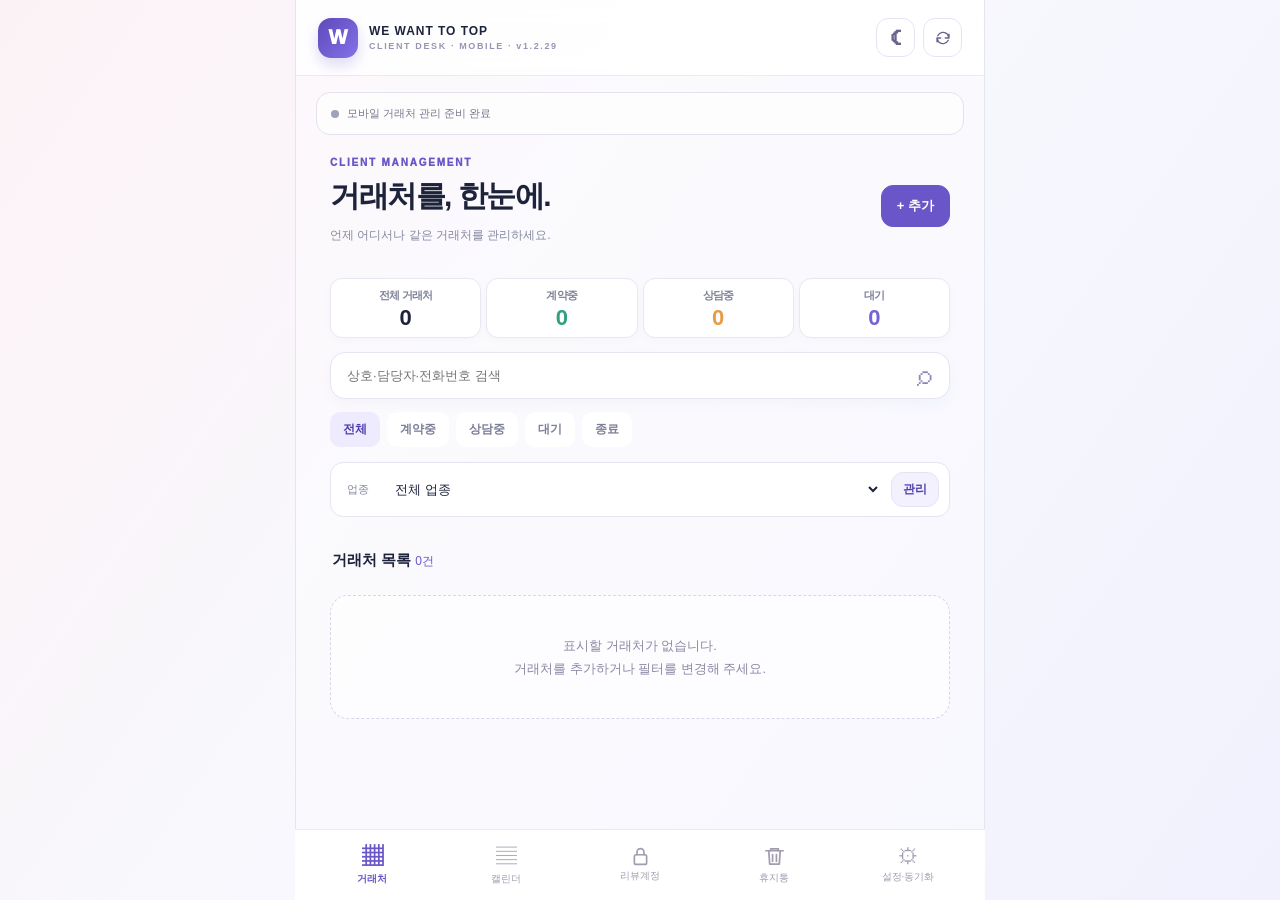
<file: index.html>
<!doctype html>
<html lang="ko">
<head>
  <meta charset="utf-8">
  <meta name="viewport" content="width=device-width, initial-scale=1, viewport-fit=cover">
  <meta name="theme-color" content="#f8f7fe">
  <meta name="description" content="위원투탑 Client Desk — PC와 모바일의 거래처 및 일정을 Google 계정으로 연결하세요.">
  <meta name="apple-mobile-web-app-capable" content="yes">
  <meta name="apple-mobile-web-app-status-bar-style" content="default">
  <link rel="icon" href="./icons/icon-192.png?v=1.2.28">
  <link rel="apple-touch-icon" href="./icons/icon-192.png?v=1.2.28">
  <link rel="manifest" href="./manifest.webmanifest?v=1.2.28">
  <link rel="stylesheet" href="./style.css">
  <link rel="stylesheet" href="./ui-fix.css?v=1.2.28">
  <link rel="stylesheet" href="./event-tools.css?v=1.2.28">
  <link rel="stylesheet" href="./reminder-tools.css?v=1.2.28">
  <link rel="stylesheet" href="./schedule-types.css?v=1.2.29">
  <link rel="stylesheet" href="./calendar-quick-sync.css?v=1.2.28">

  <title>위원투탑 Client Desk</title>
<link rel="stylesheet" href="./review-vault.css?v=1.2.28">
  <link rel="stylesheet" href="./client-files.css?v=1.2.28">
</head>
<body>
<div class="app-shell">
  <header class="topbar">
    <div class="top-brand"><div class="logo">W</div><div><div class="brand-name">WE WANT TO TOP</div><small>CLIENT DESK · MOBILE · v1.2.29</small></div></div>
    <div class="top-actions">
      <button class="round-btn theme-switch" id="themeToggle" aria-label="다크 모드" title="다크 모드">☾</button>
      <button class="round-btn" id="headerSync" title="동기화" aria-label="동기화"><svg viewBox="0 0 24 24"><path d="M20 7v5h-5M4 17v-5h5M5 9a8 8 0 0 1 13-2l2 5M4 12l2 5a8 8 0 0 0 13-2"/></svg></button>
    </div>
  </header>
  <main>
    <div class="status-line" id="statusBar"><span class="dot muted" id="statusDot"></span><span id="statusText">이 기기에 안전하게 저장됩니다</span><span id="updateHint" hidden>새 버전 사용 가능</span></div>
    <section id="clientsView" class="view">
      <div class="section-heading">
        <div><p class="eyebrow">CLIENT MANAGEMENT</p><h1>거래처를, 한눈에.</h1><p class="muted small">언제 어디서나 같은 거래처를 관리하세요.</p></div>
        <button class="primary-btn" id="addClient">+ 추가</button>
      </div>
      <div class="stats" id="stats"></div>
      <div class="search-wrap"><input id="clientSearch" type="search" placeholder="상호·담당자·전화번호 검색" autocomplete="off"><span aria-hidden="true">⌕</span></div>
      <div class="scroll-chips" id="statusFilters"></div>
      <div class="filter-bar"><label for="industryFilter">업종</label><select id="industryFilter"><option value="">전체 업종</option></select><button class="soft-btn" id="manageIndustries">관리</button></div>
      <div class="list-heading"><h2>거래처 목록 <span id="clientCount"></span></h2><span id="syncHealth" class="muted small"></span></div>
      <div id="clientList" class="client-list"></div>
    </section>
    <section id="calendarView" class="view" hidden>
      <div class="cd-calendar-sync-row" aria-label="캘린더 동기화 상태 및 바로 실행">
        <div class="cd-calendar-status" id="cdCalendarStatus" role="status" aria-live="polite">
          <span class="cd-calendar-status-dot dot muted" id="cdCalendarStatusDot" aria-hidden="true"></span>
          <span id="cdCalendarStatusText">동기화 상태 확인 중</span>
        </div>
        <button type="button" id="cdCalendarQuickSync" class="cd-calendar-sync-button" title="Google Drive와 캘린더 동기화" aria-label="지금 동기화">
          <svg viewBox="0 0 24 24" fill="none" stroke="currentColor" stroke-width="2" stroke-linecap="round" stroke-linejoin="round" aria-hidden="true"><path d="M20 7v5h-5M4 17v-5h5M5 9a8 8 0 0 1 13-2l2 5M4 12l2 5a8 8 0 0 0 13-2"/></svg>
          <span>동기화</span>
        </button>
      </div>
      <div class="section-heading"><div><p class="eyebrow">GOOGLE CALENDAR</p><h1>하루의 계획을, 한눈에.</h1><p class="muted small">휴대폰·PC와 같은 Google 일정</p></div><button class="primary-btn" id="addEvent">+ 일정</button></div>
      <div class="cal-controls"><button class="round-btn" id="prevMonth" aria-label="이전 달">‹</button><strong id="monthTitle"></strong><button class="round-btn" id="nextMonth" aria-label="다음 달">›</button><button class="soft-btn" id="todayMonth">오늘</button></div>
      <div id="monthGrid" class="month-grid"></div>
      <div class="calendar-resize"><button type="button" id="calendarGrip" class="calendar-grip" aria-label="달력 펼치기"><span></span></button><button type="button" id="toggleCalendar" class="calendar-expand-btn" aria-expanded="false">달력 펼치기</button></div>
      <p class="muted tiny cal-connection" id="calConnectionHint">Google 계정을 연결하면 일정이 표시됩니다.</p>
      <h2 class="list-heading">선택 날짜의 일정 <span id="selectedDateLabel"></span></h2>
      <div id="dayEvents" class="client-list"></div>
      <p class="muted tiny">달력을 좌우로 밀면 이전 달·다음 달로 이동합니다. 접은 달력은 일정 점을, 펼친 달력은 일정 제목을 표시합니다. 완료 상태는 PC와 동일한 Google Calendar 속성에 기록됩니다.</p>
    </section>
    <section id="settingsView" class="view" hidden>
      <div class="section-heading"><div><p class="eyebrow">SYNC & SETTINGS</p><h1>연결과 데이터 관리</h1><p class="muted small">내 Google Drive로 PC와 양방향 동기화</p></div></div>
      <div class="panel"><h2>Google 계정 연결</h2><p class="small muted">Google Cloud에서 발급한 <b>웹 애플리케이션 OAuth 클라이언트 ID</b>가 필요합니다. PC 확장 프로그램용 클라이언트 ID는 사용할 수 없습니다.</p><label class="field-label" for="oauthId">웹 OAuth 클라이언트 ID</label><input id="oauthId" class="text-field" placeholder="123...apps.googleusercontent.com" spellcheck="false" autocapitalize="off"><button id="saveOAuth" class="soft-btn block">클라이언트 ID 저장</button><button id="connectGoogle" class="primary-btn block spaced">Google Drive·캘린더 연결</button><p id="googleInfo" class="muted tiny"></p><p class="muted tiny">유효한 Google 연결은 암호화하여 이 기기에 단시간 보관합니다. 인증 시간이 지나면 일정 버튼을 눌러 다시 연결할 수 있습니다.</p></div>
      <div class="panel"><h2>PC와 거래처 동기화</h2><p class="small muted">PC에서 만든 기존 암호화 파일을 사용합니다. 동일한 Google 계정과 4자리 PIN을 입력하세요.</p><label class="field-label" for="pinCode">PC에서 사용하던 PIN</label><input id="pinCode" class="text-field" type="password" inputmode="numeric" autocomplete="off" maxlength="4" pattern="[0-9]{4}" placeholder="숫자 4자리"><label class="field-label" for="driveFileId">Drive 파일 ID (검색 실패 시 선택 입력)</label><input id="driveFileId" class="text-field" spellcheck="false" autocomplete="off" placeholder="비워두면 기존 파일 이름으로 찾기"><p class="muted tiny">파일을 못 찾더라도 기존 PC 파일을 자동 생성하거나 덮어쓰지 않습니다.</p><label class="remember-row"><input type="checkbox" id="rememberKey"> 이 휴대폰에 암호화 키 기억하기 (다음 실행 시 PIN 생략)</label><button id="connectDrive" class="primary-btn block">기존 PC 자료 연결·가져오기</button><div class="action-grid"><button id="syncNow" class="soft-btn">지금 동기화</button><button id="loadCloud" class="soft-btn">Drive 자료로 복구</button></div><p class="muted tiny" id="lastSynced">동기화 전</p><p class="small warning" id="conflictMessage" hidden>서로 다른 기기에서 수정한 내용이 감지되어 자동 업로드를 중단했습니다. 먼저 JSON을 백업한 후 수동 복구를 선택하세요.</p></div>
      <div class="panel"><h2>로컬 데이터 보호</h2><div class="action-grid"><button id="exportJson" class="soft-btn">JSON 백업</button><button id="importJson" class="soft-btn">JSON 가져오기</button></div><input type="file" accept="application/json,.json" id="importFile" hidden><p class="muted tiny">Google Drive에 연결되지 않아도 이 기기에는 거래처를 저장할 수 있습니다. 같은 휴대폰을 여러 사람이 쓸 경우 기기 잠금을 사용하세요.</p></div>
      <div class="panel"><h2>앱 업데이트</h2><p class="muted small">웹사이트에 새 버전이 게시되면 설치된 앱에서도 업데이트를 감지합니다.</p><button id="checkUpdate" class="soft-btn block">새 버전 확인</button><p class="muted tiny">현재 앱 버전 <span id="appVersion">1.2.29</span> · 앱을 열 때 최신 버전 확인</p></div>
    </section>
    <section id="trashView" class="view" hidden>
      <div class="section-heading"><div><p class="eyebrow">RECYCLE BIN</p><h1>휴지통</h1><p class="muted small">삭제한 항목은 7일 후 다음 연결 시 자동으로 비워집니다.</p></div></div>
      <div id="trashKinds" class="trash-kinds"><button type="button" data-kind="clients" class="active">거래처 휴지통</button><button type="button" data-kind="calendar">캘린더 휴지통</button></div>
      <div class="list-heading"><h2>삭제된 항목 <span id="trashCount">0건</span></h2></div>
      <div id="trashList" class="client-list"></div>
      <p class="muted tiny">휴지통으로 옮긴 Google 일정은 위원투탑 앱에서만 숨겨집니다. Google 기본 캘린더에는 영구 삭제 전까지 계속 표시될 수 있습니다.</p>
    </section>
  </main>
  <nav class="bottom-nav" aria-label="메인 메뉴">
    <button id="tabClients" class="tab active" data-view="clients"><span>▦</span><small>거래처</small></button>
    <button id="tabCalendar" class="tab" data-view="calendar"><span>▤</span><small>캘린더</small></button>
    <button id="tabTrash" class="tab" data-view="trash"><span class="nav-trash-icon" aria-hidden="true"><svg viewBox="0 0 24 24" fill="none" stroke="currentColor" stroke-width="1.8" stroke-linecap="round" stroke-linejoin="round"><path d="M3 6h18"/><path d="M8 6V4h8v2"/><path d="M6 6l1 14h10l1-14"/><path d="M10 10v7M14 10v7"/></svg></span><small>휴지통</small></button>
    <button id="tabSettings" class="tab" data-view="settings"><span>⚙</span><small>설정·동기화</small></button>
  </nav>
</div>
<dialog id="clientDialog" class="dialog"><form id="clientForm" method="dialog"><div class="dialog-heading"><h2 id="clientModalTitle">거래처 추가</h2><button class="round-btn" type="button" data-close="clientDialog" aria-label="닫기">×</button></div><div id="clientFields" class="form-grid"></div><div class="dialog-actions"><button class="danger-link" type="button" id="deleteClient">삭제</button><button class="primary-btn" id="saveClient" type="submit">저장하기</button></div></form></dialog>
<dialog id="industryDialog" class="dialog"><div class="dialog-heading"><h2>업종 관리</h2><button class="round-btn" type="button" data-close="industryDialog">×</button></div><form id="industryAddForm" class="inline-form"><input id="newIndustry" class="text-field" maxlength="40" placeholder="새 업종 이름" required><button class="primary-btn">추가</button></form><div id="industryList"></div></dialog>
<dialog id="eventDialog" class="dialog"><form id="eventForm" method="dialog"><div class="dialog-heading"><h2 id="eventModalTitle">일정 추가</h2><button type="button" class="round-btn" data-close="eventDialog">×</button></div><div class="form-grid"><label>제목<input name="summary" required maxlength="200"></label><div class="form-inline"><label>시작 날짜<input name="date" type="date" required></label><label>종료 날짜<input name="endDate" type="date" required></label></div><label class="allday-row"><input name="allDay" type="checkbox"> 종일 일정</label><div class="form-inline"><label>시작<input name="start" type="time" required></label><label>종료<input name="end" type="time" required></label></div><label>분류<select name="type"><option value="personal">개인 일정</option><option value="work">업무 일정</option></select></label><label>관련 거래처<select name="client" id="eventClient"><option value="">연결 안 함</option></select></label><label>장소<input name="location" maxlength="500"></label><label>메모<textarea name="description" rows="3"></textarea></label><label>색상<select name="color"><option value="white">기본</option><option value="green">연두</option><option value="yellow">노랑</option><option value="pink">분홍</option><option value="lavender">라벤더</option><option value="iceblue">하늘</option></select></label></div><div class="dialog-actions"><button id="deleteEvent" class="danger-link" type="button">삭제</button><button class="primary-btn" type="submit">Google에 저장</button></div></form></dialog>
<div id="toast" class="toast" role="status" aria-live="polite"></div>
<script src="./holidays.js" defer></script>
<script src="./drive-crypto.js" defer></script>
<script src="./app.js" defer></script>
<script src="./ui-fix.js?v=1.2.29" defer></script>
<script src="./event-tools.js?v=1.2.28" defer></script>
<script src="./reminder-tools.js?v=1.2.28" defer></script>

<script src="./cd-category-cloud-sync.js?v=1.2.28" defer></script>
<script src="./schedule-types.js?v=1.2.28" defer></script>
<script src="./cd-event-color-bridge.js?v=1.2.28" defer></script>
<script src="./calendar-quick-sync.js?v=1.2.28" defer></script>
<script src="https://accounts.google.com/gsi/client" async defer></script>
<script src="./review-vault.js?v=1.2.28" defer></script>
  <script src="./client-files.js?v=1.2.28" defer></script>
</body>
</html>
</file>
<file: style.css>
:root{color-scheme:light;--purple:#6a56c8;--purple-dark:#4e3fb2;--bg:#f7f6fc;--text:#1d233b;--muted:#8589a0;--line:#e5e5f1;--surface:white;--light:#efebfe;--mint:#37b49b;--pink:#f8dfea;font-family:Pretendard,'Apple SD Gothic Neo',-apple-system,BlinkMacSystemFont,'Noto Sans KR',sans-serif;-webkit-tap-highlight-color:transparent}*{box-sizing:border-box}body{margin:0;background:linear-gradient(125deg,#fcf2f6,#f8f8fd 44%,#f1f1fd);min-height:100dvh;color:var(--text)}button,input,select,textarea{font:inherit}button{cursor:pointer}button:disabled{opacity:.45;cursor:default}[hidden]{display:none!important}.app-shell{width:100%;max-width:690px;margin:0 auto;min-height:100dvh;background:rgba(255,255,255,.3)}.topbar{height:76px;background:rgba(255,255,255,.86);border-bottom:1px solid #eceaf5;display:flex;align-items:center;justify-content:space-between;padding:14px 22px;position:sticky;top:0;z-index:10;backdrop-filter:blur(16px)}.top-brand{display:flex;align-items:center;gap:11px}.logo{width:40px;height:40px;border-radius:13px;display:grid;place-items:center;color:white;background:linear-gradient(130deg,#5e4aba,#8571e9);font-size:20px;font-weight:950;box-shadow:0 7px 14px #7060c83c}.brand-name{font-size:12px;font-weight:900;letter-spacing:.08em}.top-brand small{display:block;color:#9895b2;font-size:9px;letter-spacing:.18em;margin-top:3px;font-weight:750}.round-btn{border:1px solid var(--line);background:white;color:#6a638b;width:39px;height:39px;display:grid;place-items:center;border-radius:12px;font-size:23px}.round-btn svg{width:18px;fill:none;stroke:currentColor;stroke-width:1.8;stroke-linecap:round;stroke-linejoin:round}.status-line{min-height:43px;margin:16px 20px 2px;display:flex;align-items:center;gap:8px;border:1px solid #e5e2f0;background:rgba(255,255,255,.72);padding:10px 14px;border-radius:14px;color:#77778d;font-size:11px;line-height:1.35}.dot{display:inline-block;width:8px;height:8px;border-radius:50%;background:#42b89f;flex-shrink:0}.dot.muted{background:#9ea3bb}.dot.warn{background:#edab52}.dot.error{background:#e66476}#updateHint{margin-left:auto;color:var(--purple);font-weight:700}.view{padding:16px 20px 120px}.section-heading{display:flex;align-items:center;justify-content:space-between;gap:12px;margin:4px 0 22px}.eyebrow{font-size:10px;letter-spacing:.18em;color:var(--purple);font-weight:950;margin:0 0 9px}.section-heading h1{font-size:clamp(22px,5vw,30px);line-height:1.26;letter-spacing:-.05em;margin:0 0 8px}.muted{color:var(--muted)}.small{font-size:12px}.tiny{font-size:11px;line-height:1.6}.primary-btn{background:var(--purple);border:1px solid var(--purple);border-radius:12px;color:white;padding:11px 15px;font-size:13px;font-weight:800;white-space:nowrap}.primary-btn:active{background:var(--purple-dark)}.soft-btn{border:1px solid #e6e3f5;background:#f4f1ff;border-radius:12px;padding:11px 14px;font-weight:750;color:var(--purple-dark);font-size:12px}.block{display:block;width:100%;margin-top:13px}.spaced{margin-top:16px}.stats{display:grid;grid-template-columns:repeat(2,minmax(0,1fr));gap:10px;margin-bottom:22px}.stat{background:white;border:1px solid #e8e7f2;box-shadow:0 8px 25px #2d236b08;border-radius:18px;padding:15px}.stat small{font-size:11px;color:#7f8198}.stat strong{display:block;margin-top:9px;font-size:25px;line-height:1;font-weight:850}.stat:nth-child(2) strong{color:#329f81}.stat:nth-child(3) strong{color:#e79c49}.stat:nth-child(4) strong{color:#7464d6}.search-wrap{position:relative;margin-bottom:13px}.search-wrap input{width:100%;background:white;border:1px solid var(--line);outline:none;padding:15px 48px 15px 16px;border-radius:15px;font-size:13px;box-shadow:0 5px 16px #2f277208}.search-wrap span{position:absolute;right:18px;top:6px;color:#8e86b4;font-size:29px}.scroll-chips{display:flex;gap:7px;overflow-x:auto;white-space:nowrap;scrollbar-width:none;margin-bottom:15px}.chip{border:0;background:#fff;border-radius:10px;padding:9px 13px;color:#7c7f97;font-size:12px;font-weight:650}.chip.active{background:var(--light);color:var(--purple-dark);font-weight:800}.filter-bar{display:flex;align-items:center;gap:10px;background:#fff;border:1px solid var(--line);border-radius:13px;padding:9px 10px;margin-bottom:22px}.filter-bar label{font-size:11px;color:var(--muted);margin:0 6px}.filter-bar select{flex:1;min-width:0;border:0;padding:6px;font-size:13px;color:var(--text);background:white;outline:none}.filter-bar button{padding:8px 11px}.list-heading{display:flex;justify-content:space-between;align-items:center;margin:15px 2px 12px}.list-heading h2,.list-heading{font-size:15px;font-weight:900}.list-heading span{font-weight:500;color:var(--purple);font-size:12px}.client-list{display:flex;flex-direction:column;gap:10px}.client-card{display:block;text-align:left;width:100%;background:var(--surface);border:1px solid #e7e4f0;border-radius:18px;padding:16px;box-shadow:0 7px 22px #31277209}.client-card-head{display:flex;align-items:center;justify-content:space-between;gap:12px}.company-name{display:block;font-size:15px;font-weight:900;letter-spacing:-.035em}.company-sub{display:block;margin-top:6px;font-size:11px;color:#8a8ba0;overflow:hidden;text-overflow:ellipsis;white-space:nowrap}.card-info{display:flex;flex-wrap:wrap;align-items:center;gap:9px;margin-top:16px;border-top:1px solid #f0eef6;padding-top:13px}.card-info .info{color:#818299;font-size:11px}.pill{display:inline-block;border-radius:99px;padding:5px 9px;background:#eee9ff;color:#6853bd;font-size:10px;font-weight:800;max-width:150px;white-space:nowrap;text-overflow:ellipsis;overflow:hidden}.pill.contract{background:#e2f5ef;color:#22896e}.pill.wait{background:#fff0de;color:#a96822}.pill.end{background:#f1f1f5;color:#9394a1}.empty{border:1px dashed #d8d4eb;border-radius:18px;padding:38px 16px;text-align:center;background:#ffffffa8;color:#8b88a4;font-size:13px;line-height:1.8}.bottom-nav{height:calc(71px + env(safe-area-inset-bottom));padding:6px 10px calc(8px + env(safe-area-inset-bottom));position:fixed;bottom:0;left:0;right:0;margin:auto;max-width:690px;display:flex;background:#ffffffed;border-top:1px solid #ebe7f4;backdrop-filter:blur(14px);z-index:10}.tab{flex:1;border:0;background:none;color:#a19caf;display:flex;flex-direction:column;gap:2px;align-items:center;justify-content:center}.tab span{font-size:21px}.tab small{font-size:10px}.tab.active{color:var(--purple);font-weight:850}.panel{padding:20px;margin:0 0 14px;background:white;border-radius:20px;border:1px solid #e9e7f3;box-shadow:0 10px 28px #332d6509}.panel h2{margin:0 0 12px;font-size:16px}.field-label{display:block;color:#5b5975;font-weight:750;font-size:11px;margin:15px 0 7px}.text-field{width:100%;border:1px solid var(--line);border-radius:11px;padding:13px 12px;outline:0;font-size:13px;background:white;color:var(--text)}input:focus,textarea:focus,select:focus{outline:2px solid #b5a9f7;outline-offset:0}.action-grid{display:grid;grid-template-columns:1fr 1fr;gap:10px;margin-top:14px}.warning{color:#b35c1f;background:#fff6e9;padding:10px;border-radius:8px}.dialog{width:min(96vw,570px);max-height:min(91dvh,920px);border:0;border-radius:23px;padding:22px;background:white;box-shadow:0 25px 70px #14112758;color:var(--text)}.dialog::backdrop{background:#19192c97;backdrop-filter:blur(4px)}.dialog-heading{display:flex;align-items:center;justify-content:space-between;margin-bottom:19px}.dialog-heading h2{margin:0;font-size:20px}.form-grid{max-height:69dvh;overflow:auto;padding:3px 1px 10px;display:flex;flex-direction:column;gap:14px}.form-grid>label,.form-inline label{font-size:12px;color:#5b5f7e;font-weight:750;display:block}.form-grid input,.form-grid textarea,.form-grid select,.form-inline input{margin-top:7px;display:block;width:100%;border:1px solid #e5e1f0;border-radius:11px;padding:11px 12px;color:var(--text);background:white;font-size:13px}.form-inline{display:grid;grid-template-columns:1fr 1fr;gap:12px}.inline-form{display:flex;gap:9px;margin:10px 0 15px}.inline-form input{flex:1}.dialog-actions{border-top:1px solid #eceaf3;display:flex;justify-content:space-between;align-items:center;padding-top:17px;margin-top:12px}.danger-link{background:#ffecef;color:#c95167;border:0;padding:9px 13px;border-radius:11px;font-size:12px;font-weight:800}.industry-line{display:flex;align-items:center;gap:7px;padding:11px 0;border-bottom:1px solid #f1eef6}.industry-line strong{flex:1;font-size:13px}.industry-line button{border:1px solid #e7e5f2;background:#faf9fd;border-radius:8px;padding:7px;color:#5b567a;font-size:12px}.industry-line button:disabled{opacity:.23}.inline-copy{background:#f1eeff;border:0;border-radius:8px;color:#6858c0;font-size:11px;margin-left:8px;padding:6px}.toast{position:fixed;bottom:calc(90px + env(safe-area-inset-bottom));left:50%;transform:translateX(-50%) translateY(35px);background:#303044;color:white;padding:12px 18px;border-radius:13px;font-size:12px;z-index:100;opacity:0;pointer-events:none;transition:.25s;max-width:90vw}.toast.visible{opacity:1;transform:translateX(-50%) translateY(0)}.cal-controls{display:flex;align-items:center;gap:10px;margin-bottom:15px}.cal-controls strong{flex:1;text-align:center}.month-grid{display:grid;grid-template-columns:repeat(7,minmax(0,1fr));border:1px solid #e5e3ef;border-radius:15px;overflow:hidden;background:white;margin-bottom:20px}.weekday{text-align:center;font-size:11px;color:#7b7d94;background:#f2effa;padding:13px 0}.day-cell{min-height:57px;display:flex;flex-direction:column;align-items:flex-start;gap:3px;padding:8px 6px;border:0;border-right:1px solid #f0eef7;border-bottom:1px solid #f0eef7;background:white;color:#33374c;text-align:left;font-size:11px}.day-cell:nth-child(7n+1){background:#fff5f8;color:#d36b85}.day-cell:nth-child(7n){background:#f4f8ff;color:#4477b7}.day-cell.dim{opacity:.38}.day-cell.selected{outline:2px solid var(--purple);outline-offset:-2px}.day-cell em{font-size:10px;font-style:normal;color:#bd5e7d;overflow:hidden;max-width:100%;white-space:nowrap;text-overflow:ellipsis}.day-cell b{background:var(--purple);border-radius:50%;height:6px;width:6px;display:block}.event-card{padding:14px;background:white;border:1px solid var(--line);border-radius:13px;margin-bottom:9px;display:flex;align-items:center;justify-content:space-between;gap:12px}.event-card strong{font-size:13px}.event-card small{display:block;margin-top:5px;color:#85859a}.event-actions{display:flex;gap:6px}.event-actions button{border:1px solid var(--line);border-radius:9px;padding:9px 11px;background:white;color:#6e649a;font-size:12px}body:not(.js-ready) .view{visibility:hidden}@media(min-width:750px){.app-shell{border-left:1px solid var(--line);border-right:1px solid var(--line)}.view{padding-left:34px;padding-right:34px}}@media(prefers-reduced-motion:reduce){*{transition:none!important}}

.day-cell.holiday{background:#fff2f6;color:#c74c79}.day-cell.holiday em{color:#c55c7c;font-weight:800;font-size:9px;line-height:1.2}

.allday-row{display:flex!important;align-items:center;gap:8px}.allday-row input{width:18px!important;height:18px;margin:0!important}.dialog .form-grid{overscroll-behavior:contain}

.remember-row{display:flex;align-items:center;gap:8px;font-size:11px;color:#666683;margin-top:15px}.remember-row input{width:16px;height:16px;accent-color:var(--purple)}

/* v1.1.0 · compact statistics, phone/sms actions, adjustable calendar */
.stats{grid-template-columns:repeat(4,minmax(0,1fr));gap:5px;margin-bottom:14px}
.stat{border-radius:12px;padding:9px 5px 8px;min-width:0;text-align:center;box-shadow:0 3px 10px #2d236b06}
.stat small{display:block;font-size:clamp(9px,2.2vw,11px);font-weight:700;letter-spacing:-.06em;white-space:nowrap}
.stat strong{margin-top:4px;font-size:clamp(17px,4.5vw,22px)}
.client-card{cursor:pointer}
.client-card:focus-visible{outline:2px solid var(--purple);outline-offset:2px}
.contact-group{display:inline-flex;align-items:center;gap:5px;min-width:0;flex-wrap:wrap}
.contact-group .info{font-size:11px;white-space:nowrap}
.contact-action{display:inline-flex;align-items:center;justify-content:center;gap:3px;text-decoration:none;white-space:nowrap;background:#eef5ff;color:#4e6aaa;border:1px solid #dce8ff;border-radius:8px;padding:5px 7px;font-size:10px;font-weight:800;min-height:28px;line-height:1}
.contact-action.sms{background:#f2efff;color:#6853bd;border-color:#e8e0ff}
.contact-action:focus-visible{outline:2px solid var(--purple);outline-offset:2px}
.card-info{gap:7px;margin-top:11px;padding-top:10px}
.month-grid{margin-bottom:1px}
.month-grid .day-cell{min-height:43px;gap:3px;padding:5px 4px;align-items:center;min-width:0}
.month-grid .day-number{align-self:flex-start;margin-left:2px}
.calendar-dots{display:flex;gap:3px;align-self:center;justify-content:center;margin-top:3px;max-width:100%}
.calendar-dots b{width:5px;height:5px;background:var(--purple);border-radius:50%}
.month-grid.expanded .day-cell{min-height:99px;align-items:stretch;padding:6px 3px}
.month-grid.expanded .day-cell em{font-size:8px;line-height:1.15}
.agenda-list{display:flex;flex-direction:column;gap:3px;width:100%;overflow:hidden}
.agenda-item{display:block;min-width:0;padding:3px 2px;background:#eeeaff;border-left:2px solid #8573d1;color:#5748a1;font-size:clamp(8px,1.8vw,10px);line-height:1.3;text-align:left;white-space:nowrap;overflow:hidden;text-overflow:ellipsis;border-radius:3px}
.agenda-item.done{background:#eff1f5;color:#9296a4;text-decoration:line-through;border-color:#c0c4cf}
.agenda-more{font-size:9px;color:#8376ad;text-align:center}
.calendar-resize{display:flex;justify-content:center;align-items:center;gap:8px;min-height:39px;margin-bottom:3px}
.calendar-grip{height:28px;width:56px;border:0;background:transparent;display:grid;place-items:center;touch-action:none;cursor:ns-resize}
.calendar-grip span{width:34px;height:4px;border-radius:100px;background:#cac4e2}
.calendar-expand-btn{background:transparent;border:0;font-size:11px;font-weight:750;color:var(--purple);padding:7px}
.cal-connection{text-align:center;margin:1px 0 12px}
.event-card{flex-wrap:wrap;gap:9px}
.event-card-text{flex:1;min-width:135px}
.event-card.completed{background:#f9f9fc}
.event-card.completed strong{text-decoration:line-through;color:#9a9aa9}
.event-actions{flex-wrap:wrap;justify-content:flex-end}
.event-actions button{padding:8px 10px;font-size:11px}
.event-actions .event-done{background:#ecf9f1;color:#208761;border-color:#d4eddd;font-weight:800}
.event-actions .event-done[aria-pressed="true"]{background:#edf0f5;color:#7d8491;border-color:#e3e5ed}
@media(max-width:360px){.contact-action{padding:5px}.contact-action span{font-size:9px}.client-card{padding:12px}.event-card{padding:11px}}

/* v1.1.1: horizontal swipe changes month; vertical scrolling stays native. */
#monthGrid{touch-action:pan-y;user-select:none;-webkit-user-select:none;overscroll-behavior-x:contain}
#monthGrid .day-cell{touch-action:pan-y}

/* v1.2.0 theme, contextual action and trash */
.top-actions{display:flex;gap:8px;align-items:center}.theme-switch{font-size:23px;font-weight:700}.client-card-head .client-quick-event{display:inline-flex;margin-left:8px;white-space:nowrap;border:1px solid var(--line);background:var(--light);color:var(--purple);border-radius:9px;padding:4px 8px;font-size:11px;font-weight:800;vertical-align:middle}.client-card-head .client-quick-event:active{transform:scale(.96)}
.trash-kinds{display:flex;gap:8px;margin:8px 0 17px}.trash-kinds button{border:1px solid var(--line);background:var(--surface);padding:11px 14px;border-radius:12px;color:var(--text);font-weight:700;flex:1}.trash-kinds button.active{background:var(--light);border-color:var(--purple);color:var(--purple)}.trash-card{background:var(--surface);border:1px solid var(--line);border-radius:16px;padding:15px;display:flex;justify-content:space-between;gap:10px;align-items:center;margin-bottom:9px}.trash-item-text{min-width:0;display:grid;gap:5px;overflow-wrap:anywhere}.trash-item-text strong{font-size:13px}.trash-item-text small{color:var(--muted);font-size:11px}.trash-item-actions{display:flex;align-items:center;gap:8px}.trash-item-actions button{white-space:nowrap;font-size:11px;padding:8px}.event-actions button[data-action="trash"]{color:#bf5264}.bottom-nav .tab{min-width:0}.bottom-nav{gap:0}.bottom-nav small{font-size:10px}
:root[data-theme="dark"]{color-scheme:dark;--purple:#ae9cff;--purple-dark:#b7a8ff;--bg:#141723;--text:#ebedf7;--muted:#a5acc0;--line:#353b4b;--surface:#242a37;--light:#383254;--mint:#66cbb8;--pink:#503b51}
:root[data-theme="dark"] body{background:linear-gradient(125deg,#161b28,#171c29 44%,#222033);color:var(--text)}:root[data-theme="dark"] .app-shell{background:rgba(19,22,32,.56)}:root[data-theme="dark"] .topbar,:root[data-theme="dark"] .bottom-nav{background:#202534e8!important;border-color:var(--line)!important}:root[data-theme="dark"] .panel,:root[data-theme="dark"] .client-card,:root[data-theme="dark"] .trash-card,:root[data-theme="dark"] .stat,:root[data-theme="dark"] .filter-bar,:root[data-theme="dark"] .search-wrap,:root[data-theme="dark"] .event-card,:root[data-theme="dark"] .dialog,:root[data-theme="dark"] .day-cell,:root[data-theme="dark"] .round-btn,:root[data-theme="dark"] .cal-controls,:root[data-theme="dark"] .industry-line{background:var(--surface)!important;border-color:var(--line)!important;color:var(--text)!important}:root[data-theme="dark"] input,:root[data-theme="dark"] select,:root[data-theme="dark"] textarea{background:#1c2130!important;color:var(--text)!important;border-color:var(--line)!important}:root[data-theme="dark"] input::placeholder{color:#8a92a6}:root[data-theme="dark"] .pill,:root[data-theme="dark"] .chip,:root[data-theme="dark"] .soft-btn{background:#343949!important;color:var(--text)!important}:root[data-theme="dark"] .company-name,:root[data-theme="dark"] h1,:root[data-theme="dark"] h2,:root[data-theme="dark"] strong{color:var(--text)}:root[data-theme="dark"] .day-cell.selected{background:#413b68!important;border-color:#a699ee!important}:root[data-theme="dark"] .day-cell.dim{opacity:.55}:root[data-theme="dark"] .agenda-item{background:#42375b!important;color:#f2eefe!important}:root[data-theme="dark"] .tab.active{color:#c1b5ff!important}:root[data-theme="dark"] .tab span{color:inherit}:root[data-theme="dark"] .dialog::backdrop{background:#06080dcc}:root[data-theme="dark"] .empty{color:var(--muted)!important}:root[data-theme="dark"] .cal-connection{color:var(--muted)}
@media(max-width:410px){.trash-card{align-items:flex-start;flex-direction:column}.trash-item-actions{align-self:flex-end}}

/* v1.2.0 finishing touches */
.client-card-head .company-name{display:inline-block;vertical-align:middle;max-width:calc(100% - 66px);overflow:hidden;text-overflow:ellipsis;white-space:nowrap}
.client-card-head .client-quick-event{vertical-align:middle;margin-left:7px}
:root[data-theme="dark"] .status-line{background:#252b3a!important;border-color:#383e4f!important;color:#bbc2d3!important}
:root[data-theme="dark"] .event-card-text small,:root[data-theme="dark"] .info,:root[data-theme="dark"] .company-sub{color:#adb5c8!important}
:root[data-theme="dark"] .trash-item-actions .danger-link{color:#ff9ca9}

/* v1.2.1: use the same recognisable trash-can pictogram as PC */
.bottom-nav .nav-trash-icon{display:inline-flex;justify-content:center;align-items:center;width:26px;height:26px}
.bottom-nav .nav-trash-icon svg{display:block;width:23px;height:23px;stroke:currentColor;fill:none;stroke-width:1.8}

/* v1.2.2: mobile client cards get PC-configured ID/PW copy controls. */
.credential-strip{display:grid;grid-template-columns:repeat(2,minmax(0,1fr));gap:7px;padding-top:11px;margin-top:11px;border-top:1px solid var(--line)}
.credential-item{display:grid;grid-template-columns:minmax(0,1fr) auto;grid-template-rows:auto auto;gap:3px 6px;align-items:center;background:#f9f8fe;border:1px solid #eae6f8;border-radius:11px;padding:9px 7px 9px 10px;min-width:0}
.credential-caption{grid-column:1;font-size:10px;color:var(--muted);font-weight:800;white-space:nowrap;overflow:hidden;text-overflow:ellipsis}
.credential-value{grid-column:1;font-size:12px;color:var(--text);font-weight:750;white-space:nowrap;overflow:hidden;text-overflow:ellipsis;user-select:none}
.credential-copy{grid-column:2;grid-row:1/span 2;align-self:stretch;display:flex;justify-content:center;align-items:center;gap:3px;background:#ece7ff;color:#5949b6;border:1px solid #dfd7ff;border-radius:9px;padding:0 7px;min-height:37px;font-size:10px;font-weight:850}
.credential-copy svg{flex:none;width:14px;height:14px}
.credential-copy:active{transform:scale(.97)}
:root[data-theme="dark"] .credential-item{background:#2e3444;border-color:#424859}
:root[data-theme="dark"] .credential-copy{background:#49416a;color:#e6dcff;border-color:#6b5c96}
@media(max-width:350px){.credential-strip{grid-template-columns:1fr}}
</file>
<file: ui-fix.css>
/* Client Desk Mobile v1.2.4 — appearance and modal interaction improvements */

/* Calendar: remove light underlays that shine through out-of-month cells. */
:root[data-theme="dark"] #monthGrid.month-grid{
  background:#232938!important;
  border:1px solid #434a5e!important;
  box-shadow:0 8px 26px rgba(0,0,0,.14);
}
:root[data-theme="dark"] #monthGrid .weekday{
  background:#2d3344!important;
  color:#bdc4d7!important;
  border-bottom:1px solid #41495a;
}
:root[data-theme="dark"] #monthGrid .weekday:first-child{color:#f2abb5!important;}
:root[data-theme="dark"] #monthGrid .weekday:nth-child(7){color:#aabef5!important;}
:root[data-theme="dark"] #monthGrid .day-cell{
  opacity:1!important;
  background:#252b39!important;
  color:#e4e8f4!important;
  border-color:#384052!important;
  box-shadow:none!important;
}
:root[data-theme="dark"] #monthGrid .day-cell:nth-child(7n+1){color:#f0a7b5!important;}
:root[data-theme="dark"] #monthGrid .day-cell:nth-child(7n){color:#b8caff!important;}
:root[data-theme="dark"] #monthGrid .day-cell.dim{
  opacity:1!important;
  background:#1c2230!important;
  color:#818ca3!important;
}
:root[data-theme="dark"] #monthGrid .day-cell.dim .day-number{opacity:.75;}
:root[data-theme="dark"] #monthGrid .day-cell.holiday{background:#29283b!important;}
:root[data-theme="dark"] #monthGrid .day-cell.holiday em{color:#f09ab1!important;}
:root[data-theme="dark"] #monthGrid .day-cell.selected{
  outline:2px solid #baadff!important;
  outline-offset:-2px!important;
  background:#393751!important;
  color:#fff!important;
}
:root[data-theme="dark"] #monthGrid .day-cell.selected.dim{background:#343248!important;}
:root[data-theme="dark"] #monthGrid .agenda-item{
  background:#41365b!important;
  color:#f1eaff!important;
  border-color:#a996ee!important;
}
:root[data-theme="dark"] #monthGrid .agenda-item.done{
  background:#363a48!important;
  color:#b0b7ca!important;
  border-color:#697388!important;
}
:root[data-theme="dark"] #monthGrid .agenda-more{color:#c5b8fa!important;}
:root[data-theme="dark"] #monthGrid .calendar-dots b{background:#b6a5ff!important;}
:root[data-theme="dark"] #calendarGrip span{background:#a9a4c4!important;}

/* One scroll region: fixed dialog header and footer, scroll the form body only. */
#clientDialog.dialog,#eventDialog.dialog{
  display:block;
  position:fixed;
  height:min(91dvh,900px);
  max-height:calc(100dvh - 24px);
  max-width:min(96vw,570px);
  padding:0!important;
  overflow:hidden!important;
  overscroll-behavior:contain;
}
#clientDialog.dialog:not([open]),#eventDialog.dialog:not([open]){display:none;}
#clientDialog #clientForm,#eventDialog #eventForm{
  height:100%;
  max-height:100%;
  min-height:0;
  display:flex;
  flex-direction:column;
  overflow:hidden;
}
#clientDialog .dialog-heading,#eventDialog .dialog-heading{
  flex:0 0 auto;
  margin:0;
  padding:20px 22px 15px;
  background:var(--surface);
  border-bottom:1px solid var(--line);
  position:relative;
  z-index:2;
}
#clientDialog .dialog-heading .round-btn,#eventDialog .dialog-heading .round-btn{flex:0 0 auto;}
#clientDialog .form-grid,#eventDialog .form-grid{
  flex:1 1 auto;
  display:flex;
  flex-direction:column;
  min-height:0;
  max-height:none!important;
  overflow-x:hidden!important;
  overflow-y:auto!important;
  padding:16px 22px 24px;
  margin:0;
  overscroll-behavior-y:contain;
  scrollbar-width:thin;
  scrollbar-color:#89849f transparent;
  -webkit-overflow-scrolling:touch;
}
#clientDialog .dialog-actions,#eventDialog .dialog-actions{
  flex:0 0 auto;
  position:relative;
  z-index:2;
  margin:0;
  padding:14px 22px max(16px, env(safe-area-inset-bottom));
  background:var(--surface);
  border-top:1px solid var(--line);
}
#clientDialog .dialog-actions button,#eventDialog .dialog-actions button{min-height:38px;}
:root[data-theme="dark"] #clientDialog .dialog-heading,
:root[data-theme="dark"] #clientDialog .dialog-actions,
:root[data-theme="dark"] #eventDialog .dialog-heading,
:root[data-theme="dark"] #eventDialog .dialog-actions{background:#242a37!important;border-color:#384052!important;}
:root[data-theme="dark"] #clientDialog .form-grid,
:root[data-theme="dark"] #eventDialog .form-grid{scrollbar-color:#596275 transparent;}

/* ID / PW edit form copy button inside the input's right edge. */
#clientFields>label:has(> button.inline-copy){position:relative;display:block;min-width:0;}
#clientFields>label:has(> button.inline-copy)>input,
#clientFields>label:has(> button.inline-copy)>textarea{
  padding-right:53px!important;
}
#clientFields .inline-copy{
  position:absolute;
  right:9px;
  bottom:7px;
  z-index:1;
  width:35px;
  height:35px;
  min-height:35px;
  margin:0!important;
  padding:0!important;
  display:grid;
  place-items:center;
  background:transparent!important;
  color:#8a7de0!important;
  border:1px solid transparent!important;
  border-radius:8px;
  font-size:0!important;
  line-height:1;
}
#clientFields .inline-copy:hover,#clientFields .inline-copy:focus-visible{
  background:var(--light)!important;
  border-color:var(--line)!important;
  outline:none;
}
#clientFields .inline-copy svg{display:block;width:17px;height:17px;stroke:currentColor;fill:none;stroke-width:1.8;stroke-linejoin:round;stroke-linecap:round;}
:root[data-theme="dark"] #clientFields .inline-copy{color:#c1b1ff!important;}

@media(max-width:390px){
 #clientDialog .dialog-heading,#eventDialog .dialog-heading{padding:16px 16px 13px;}
 #clientDialog .form-grid,#eventDialog .form-grid{padding:12px 16px 20px;}
 #clientDialog .dialog-actions,#eventDialog .dialog-actions{padding:12px 16px max(14px,env(safe-area-inset-bottom));}
}

/* v1.2.7 — client card: quick schedule action above status, right aligned. */
#clientList .client-card-head{
  display:flex;
  align-items:flex-start;
  justify-content:space-between;
  gap:10px;
}
#clientList .client-card-head > div:first-child{
  flex:1 1 auto;
  min-width:0!important;
}
#clientList .client-card-head .company-name{
  display:block;
  max-width:100%!important;
  margin:1px 0 0;
  white-space:nowrap;
  text-overflow:ellipsis;
  overflow:hidden;
}
#clientList .client-card-head .company-sub{
  display:block;
  max-width:100%;
  margin-top:9px;
  overflow:hidden;
  white-space:nowrap;
  text-overflow:ellipsis;
}
#clientList .client-card-action-stack{
  display:flex;
  flex:0 0 86px;
  flex-direction:column;
  align-items:stretch;
  justify-content:flex-start;
  gap:6px;
  min-width:0;
}
#clientList .client-card-action-stack > .client-quick-event{
  display:flex;
  align-items:center;
  justify-content:center;
  width:100%;
  min-height:25px;
  margin:0!important;
  padding:4px 7px;
  text-align:center;
  border-radius:8px;
  line-height:1.15;
  white-space:nowrap;
}
#clientList .client-card-action-stack > .pill{
  display:flex;
  justify-content:center;
  align-items:center;
  width:100%;
  max-width:none;
  min-height:25px;
  padding:5px 7px;
  margin:0;
  text-align:center;
  line-height:1.15;
  white-space:nowrap;
}
#clientList .client-card-action-stack > .client-quick-event:focus-visible{
  outline:2px solid var(--purple);
  outline-offset:2px;
}
@media(max-width:360px){
  #clientList .client-card-action-stack{flex-basis:78px;gap:5px;}
  #clientList .client-card-head{gap:7px;}
}

/* Client Desk 1.2.10: keep telephone data and action links, hide only plain number text. */
#clientList .client-card .contact-group > .info{display:none!important;}
</file>
<file: event-tools.css>
/* Client Desk Mobile v1.2.9 — calendar editor improvements */
#eventDialog .cd-time-input{cursor:pointer!important;min-height:44px;caret-color:transparent;touch-action:manipulation;}
#eventDialog .cd-time-input:disabled{cursor:not-allowed!important;opacity:.55;}
#eventDialog .cd-address-actions{display:flex;gap:7px;flex-wrap:wrap;margin-top:9px;align-items:center;}
#eventDialog .cd-address-actions button,#eventDialog .cd-address-actions a{
 display:inline-flex;align-items:center;justify-content:center;min-height:34px;
 padding:7px 10px;border-radius:9px;border:1px solid var(--line,#dddced);
 background:var(--surface,#fff);color:var(--text,#424058);font-size:12px;font-weight:650;
 line-height:1.2;text-decoration:none;white-space:nowrap;cursor:pointer;
}
#eventDialog .cd-address-actions .cd-address-search{color:#6550c4;background:#f1edfe;border-color:#dcd3fa;}
:root[data-theme="dark"] #eventDialog .cd-address-actions button,
:root[data-theme="dark"] #eventDialog .cd-address-actions a{background:#303447;color:#e6e0f9;border-color:#4c5167;}
:root[data-theme="dark"] #eventDialog .cd-address-actions .cd-address-search{background:#483d6e;color:#e2d7ff;border-color:#69588c;}
.cd-tool-modal{
 box-sizing:border-box;position:fixed;top:50%;left:50%;transform:translate(-50%,-50%);
 width:min(350px,calc(100vw - 30px));max-width:calc(100vw - 30px);max-height:min(84dvh,650px);
 margin:0;padding:16px;border-radius:17px;border:1px solid #e6e2f4;
 background:#fff;color:#282843;box-shadow:0 20px 70px rgba(18,16,41,.24);
}
.cd-tool-modal::backdrop{background:rgba(12,14,27,.48);backdrop-filter:blur(2px);}
.cd-tool-head{display:flex;align-items:center;justify-content:space-between;gap:12px;margin-bottom:15px;font-size:14px;}
.cd-tool-close{flex:0 0 auto;border:none;background:transparent;color:#8a829d;font-size:25px;min-width:34px;min-height:34px;border-radius:8px;cursor:pointer;}
.cd-time-cols{display:grid;grid-template-columns:1fr 1fr;gap:12px;padding:0 4px;}
.cd-time-cols section{min-width:0;}
.cd-time-label{display:block;margin-bottom:9px;color:#7a7795;text-align:center;font-size:12px;}
.cd-time-col{display:flex;flex-direction:column;align-items:stretch;gap:0;height:min(250px,40dvh);overflow-y:auto;
 scroll-snap-type:y proximity;overscroll-behavior:contain;background:#f4f1fb;border-radius:11px;padding:4px;
 scrollbar-color:#c7c3d1 transparent;scrollbar-width:thin;}
.cd-time-col button{flex:0 0 38px;min-height:38px;border:0;border-radius:7px;background:transparent;color:#24233e;
 font-size:13px;scroll-snap-align:center;cursor:pointer;}
.cd-time-col button.chosen{background:#6a55c6;color:#fff;font-weight:750;}
.cd-time-foot{display:flex;align-items:center;justify-content:space-between;margin-top:15px;padding-top:12px;border-top:1px solid #e8e4f1;}
.cd-time-selected{font-size:16px;font-variant-numeric:tabular-nums;}
.cd-tool-primary{background:#6c55c8;color:white;padding:9px 17px;border:0;border-radius:9px;min-height:36px;font-weight:700;cursor:pointer;}
.cd-address-dialog{width:min(480px,calc(100vw - 24px));height:min(620px,calc(100dvh - 30px));display:flex;flex-direction:column;}
.cd-address-dialog:not([open]){display:none;}
.cd-address-hint{font-size:12px;line-height:1.55;color:#6d687e;margin:0 0 12px;}
.cd-address-embed{flex:1;min-height:300px;overflow:hidden;border:1px solid #e2ddea;border-radius:9px;background:#f8f6ff;}
.cd-address-loading{font-size:13px;padding:15px;line-height:1.6;color:#625982;}
.cd-address-embed .cd-map-link{display:inline-block;margin:8px 16px;color:#6751c8;}
:root[data-theme="dark"] .cd-tool-modal{background:#272b38;color:#ecedf6;border-color:#50556b;box-shadow:0 25px 80px rgba(0,0,0,.55);}
:root[data-theme="dark"] .cd-tool-close,:root[data-theme="dark"] .cd-time-label{color:#b9bbcc;}
:root[data-theme="dark"] .cd-time-col{background:#1d2230;}
:root[data-theme="dark"] .cd-time-col button{color:#e4e3f0;}
:root[data-theme="dark"] .cd-time-col button.chosen{color:white;background:#7965d5;}
:root[data-theme="dark"] .cd-time-foot{border-color:#424658;}
:root[data-theme="dark"] .cd-address-hint{color:#c1bdd1;}
@media(max-width:420px){#eventDialog .cd-address-actions button,#eventDialog .cd-address-actions a{font-size:11px;padding:7px 9px;}}
</file>
<file: reminder-tools.css>
/* Client Desk Mobile v1.2.11 — popup notification preferences */
#eventDialog .cd-reminders{margin:13px 0 4px;padding:13px;border:1px solid #dfdbea;border-radius:12px;background:#f5f2fc;}
#eventDialog .cd-reminders-title{font-weight:750;font-size:13px;}
#eventDialog .cd-reminders-help{margin:5px 0 12px;color:#78728e;font-size:11px;line-height:1.5;}
#eventDialog .cd-reminders-grid{display:flex;flex-wrap:wrap;gap:7px;}
#eventDialog .cd-reminders-choice{display:inline-flex;align-items:center;gap:6px;margin:0;min-height:35px;padding:7px 9px;border:1px solid #e0daef;border-radius:8px;background:#fff;font-size:12px;cursor:pointer;white-space:nowrap;}
#eventDialog .cd-reminders-choice input{margin:0;width:15px;height:15px;accent-color:#6c57c7;}
#eventDialog .cd-reminders-info{font-size:11px;line-height:1.45;color:#6e55ac;margin:7px 0 0;min-height:0;}
#eventDialog .cd-reminders-info:empty{display:none;}
:root[data-theme="dark"] #eventDialog .cd-reminders{background:#2c293c;border-color:#51506b;}
:root[data-theme="dark"] #eventDialog .cd-reminders-help{color:#c4bdd9;}
:root[data-theme="dark"] #eventDialog .cd-reminders-choice{background:#353448;color:#eee8fc;border-color:#55536f;}
:root[data-theme="dark"] #eventDialog .cd-reminders-info{color:#c9bcff;}

/* v1.2.11: the optional reminders section scrolls with the other event fields. */
#eventDialog #eventForm > .form-grid > .cd-reminders{
  position:static!important;
  inset:auto!important;
  flex:0 0 auto;
  width:100%;
  box-sizing:border-box;
  margin-top:12px;
  margin-bottom:12px;
}
</file>
<file: schedule-types.css>
/* Client Desk Mobile v1.2.13: schedule categories and visible type colours */
#eventDialog .cd-type-manage-btn{display:inline-flex;align-items:center;justify-content:center;min-height:32px;margin:8px 0 0;
  padding:6px 11px;background:#eeeafa;color:#6450ab;border:1px solid #dcd4f7;border-radius:9px;font-size:12px;font-weight:700;cursor:pointer;}
.cd-type-dialog{box-sizing:border-box;border:1px solid #e2ddef;border-radius:18px;padding:18px;position:fixed;
  inset:50% auto auto 50%;transform:translate(-50%,-50%);margin:0;width:min(470px,calc(100vw - 24px));
  max-height:88dvh;overflow-y:auto;background:#fff;color:#302946;box-shadow:0 20px 70px #15112455;}
.cd-type-dialog::backdrop{background:#17122488;backdrop-filter:blur(2px);}
.cd-type-head{display:flex;justify-content:space-between;gap:10px;align-items:center;font-size:15px;}
.cd-type-head button{background:transparent;border:0;font-size:25px;cursor:pointer;color:inherit;min-width:36px;height:36px;}
.cd-type-description{font-size:12px;line-height:1.55;color:#777184;margin:9px 0 15px;}
.cd-type-list{display:grid;gap:8px;}
.cd-type-row{display:flex;align-items:center;gap:7px;padding:8px;border-radius:11px;background:#f7f5fb;}
.cd-type-swatch{width:16px;height:16px;border-radius:50%;flex:0 0 16px;border:1px solid #0001;}
.cd-type-name{flex:1 1 80px;min-width:0;}
.cd-type-row input,.cd-type-row select,.cd-type-new input{font:inherit;font-size:12px;color:inherit;box-sizing:border-box;
 min-height:36px;padding:5px 7px;border:1px solid #e1ddeb;border-radius:8px;background:#fff;}
.cd-type-row select{flex:0 0 72px;max-width:90px;}
.cd-type-row button,.cd-type-new button,.cd-type-done{min-height:36px;border:1px solid #d9d1ee;border-radius:8px;padding:6px 9px;
 font-size:12px;cursor:pointer;background:#efebf9;color:#5c43a4;font-weight:700;}
.cd-type-row .cd-type-delete{min-width:30px;font-size:18px;padding:3px;color:#b65477;background:transparent;border-color:transparent;}
.cd-type-new{display:flex;gap:8px;margin-top:15px;}
.cd-type-new input{flex:1;min-width:0;}
.cd-type-footer{display:flex;justify-content:flex-end;margin-top:14px;}
.cd-type-done{min-width:86px;background:#715dc8;color:#fff;border-color:#715dc8;}
:root[data-theme="dark"] #eventDialog .cd-type-manage-btn{background:#403854;color:#e0d2ff;border-color:#655587;}
:root[data-theme="dark"] .cd-type-dialog{background:#272b38;color:#f1edfa;border-color:#54566c;}
:root[data-theme="dark"] .cd-type-row{background:#323548;}
:root[data-theme="dark"] .cd-type-row input,:root[data-theme="dark"] .cd-type-row select,
:root[data-theme="dark"] .cd-type-new input{background:#282c3c;color:#f0ecfa;border-color:#55536d;}
:root[data-theme="dark"] .cd-type-description{color:#c2bed2;}
#monthGrid .calendar-dots b{transition:background-color .14s;}
@media(max-width:370px){.cd-type-row{flex-wrap:wrap;}.cd-type-row .cd-type-name{flex:1 1 100px;}}

/* 28-color palette replaces the short dropdown, preserving underlying select for app logic. */
#eventDialog select.cd28-native-color-select{position:absolute!important;opacity:0!important;width:1px!important;height:1px!important;pointer-events:none!important;}
.cd-type-row button.cd-type-color{flex:0 0 48px;min-width:45px;padding:3px;background:transparent;color:inherit;border:1px solid #E2DBF1;}
.cd-type-color .cd28-inline-color{height:30px;min-width:36px;width:36px;padding:0;border-radius:8px;}

/* Local 28-color palette styles: no extra stylesheet is required to open management. */
/* Identical 28-color picker for PC and mobile; desktop screenshot-style 7x4 grid. */
.cd28-palette-dialog{box-sizing:border-box;position:fixed;inset:50% auto auto 50%;transform:translate(-50%,-50%);margin:0;
 width:min(462px,calc(100vw - 24px));max-height:min(88dvh,720px);overflow:auto;padding:18px;
 border:1px solid #E5E0F0;border-radius:18px;background:#fff;color:#303447;box-shadow:0 20px 75px #11182755;z-index:2147483630;}
.cd28-palette-dialog::backdrop{background:#13131F87;backdrop-filter:blur(3px);}
.cd28-palette-heading{display:flex;align-items:flex-start;justify-content:space-between;gap:8px;margin:0 0 17px;}
.cd28-palette-heading strong{font-size:15px;font-weight:800;}
.cd28-palette-heading p{margin:4px 0 0;color:#838395;font-size:12px;}
.cd28-close{width:32px;height:32px;background:#F6F4FC;color:#4A4265;border:0;border-radius:9px;cursor:pointer;font-size:22px;line-height:1;}
.cd28-palette-grid{display:grid;grid-template-columns:repeat(7,minmax(0,1fr));gap:10px 8px;padding:2px 0 15px;}
.cd28-color-choice{display:flex;justify-content:center;align-items:center;aspect-ratio:1/1;border-radius:50%;min-width:0;
 border:2px solid color-mix(in srgb,var(--cd28-fg) 15%,transparent);background:var(--cd28-bg);color:var(--cd28-fg);
 font-size:clamp(11px,2.7vw,14px);font-weight:800;cursor:pointer;box-shadow:inset 0 1px 2px #ffffff40;position:relative;}
.cd28-color-choice:focus-visible{outline:3px solid #7962D5;outline-offset:4px;}
.cd28-color-choice.is-selected:after{content:"";position:absolute;inset:-6px;border-radius:50%;border:2.5px solid #7455D3;pointer-events:none;}
.cd28-palette-bottom{border-top:1px solid #EBE7F4;padding-top:12px;display:flex;align-items:center;gap:10px;min-width:0;}
.cd28-selected-preview{font-size:12px;font-weight:800;min-width:55px;text-align:center;padding:10px 7px;border-radius:7px;}
.cd28-selected-label{flex:1;font-size:12px;color:#68667D;min-width:0;}
.cd28-apply{background:#6D57C8;border:0;border-radius:9px;color:white;padding:10px 16px;min-height:38px;font-weight:700;cursor:pointer;}
.cd28-inline-color{display:inline-flex;align-items:center;justify-content:center;min-width:39px;height:38px;border-radius:11px;
 background:var(--cd28-bg,#EEE5FC);color:var(--cd28-fg,#6339A6);border:1px solid #9C8BC650;font-size:13px;font-weight:800;cursor:pointer;padding:0 10px;}
.cd28-inline-color:focus-visible{outline:2px solid #7D5DD3;outline-offset:2px;}
.cd28-color-label{display:inline-flex;align-items:center;gap:7px;margin-left:7px;color:inherit;font-size:11px;}
#eventDialog .cd28-event-color-trigger{width:100%;display:flex;gap:10px;align-items:center;justify-content:flex-start;background:transparent;
 border:1px solid #DFD7F0;border-radius:10px;padding:6px 9px;min-height:44px;color:inherit;font-size:13px;text-align:left;cursor:pointer;}
#eventDialog .cd28-event-color-trigger .cd28-inline-color{flex:0 0 37px;height:30px;min-width:37px;}
#eventDialog .cd28-event-color-trigger .cd28-chevron{margin-left:auto;color:#8B83AA;}
:root[data-theme="dark"] .cd28-palette-dialog{background:#2A2D3B;color:#F2EEFC;border-color:#4E4865;}
:root[data-theme="dark"] .cd28-palette-heading p,:root[data-theme="dark"] .cd28-selected-label{color:#C2BED0;}
:root[data-theme="dark"] .cd28-palette-bottom{border-color:#48455B;}
:root[data-theme="dark"] .cd28-close{background:#3C3E52;color:#E0D9F9;}
@media(max-width:380px){.cd28-palette-dialog{padding:15px}.cd28-palette-grid{gap:9px 7px}.cd28-color-choice{font-size:11px;}}


/* Type editor: palette unfolds WITHIN the original editable type manager. */
.cd-type-inline-picker[hidden]{display:none!important;}
.cd-type-inline-picker{padding:13px;margin:12px 0 3px;border:1px solid #ded5f5;border-radius:13px;background:#fcfaff;}
.cd-type-picker-title{display:flex;align-items:center;justify-content:space-between;gap:12px;}
.cd-type-picker-title strong{font-size:13px;font-weight:800;}
.cd-type-picker-close{border:0;background:#eeeafa;border-radius:9px;min-width:33px;height:33px;font-size:21px;cursor:pointer;color:#635292;}
.cd-type-picker-hint{font-size:11px;color:#777083;margin:4px 0 14px;}
.cd-type-picker-footer{display:flex;align-items:center;gap:9px;border-top:1px solid #eee9f7;padding-top:12px;}
.cd-type-choice-label{font-size:12px;color:#6a5b91;flex:1;}
.cd-type-picker-apply{border:0;background:#715bc7;color:#fff;border-radius:9px;padding:9px 11px;font-size:12px;font-weight:700;cursor:pointer;}
.cd-type-choice-grid{padding:4px 2px 15px;}
:root[data-theme="dark"] .cd-type-inline-picker{background:#2e2b40;border-color:#655b7d;}
:root[data-theme="dark"] .cd-type-choice-label,:root[data-theme="dark"] .cd-type-picker-hint{color:#d4c7f1;}
@media(max-width:380px){.cd-type-inline-picker{padding:9px}.cd-type-choice-grid{gap:8px 6px}.cd-type-picker-apply{padding:9px 8px}}

/* Keep every management action visible on narrow phones, including delete. */
@media(max-width:520px){
  .cd-type-dialog{padding:14px;}
  .cd-type-row{display:grid;grid-template-columns:16px minmax(0,1fr) 45px 40px 30px;gap:5px;padding:7px;}
  .cd-type-row .cd-type-name{width:100%;min-width:0;max-width:none;box-sizing:border-box;}
  .cd-type-row .cd-type-swatch{width:14px;height:14px;}
  .cd-type-row button.cd-type-color{width:43px;min-width:43px;flex:auto;}
  .cd-type-row .cd-type-save{padding:5px 3px;font-size:11px;min-width:0;}
  .cd-type-row .cd-type-delete{min-width:26px;padding:4px 2px;justify-self:center;}
}


/* v1.2.16: type colours on native day cards and expanded month chips. */
#dayEvents .event-card[data-cd28-colored="1"]{
 background:var(--cd-event-bg)!important;
 color:var(--cd-event-fg)!important;
 border:2px solid color-mix(in srgb,var(--cd-event-fg) 80%,var(--cd-event-bg))!important;
 border-radius:19px!important;
 box-shadow:inset 4px 0 0 color-mix(in srgb,var(--cd-event-fg) 80%,var(--cd-event-bg))!important;
 overflow:hidden;
}
#dayEvents .event-card[data-cd28-colored="1"] .event-card-text,
#dayEvents .event-card[data-cd28-colored="1"] .event-card-text :is(strong,small){color:var(--cd-event-fg)!important;}
#monthGrid .agenda-list .agenda-item[data-cd28-colored="1"]{
 background-color:var(--cd-event-bg)!important;
 color:var(--cd-event-fg)!important;
 border-left:3px solid color-mix(in srgb,var(--cd-event-fg) 76%,var(--cd-event-bg))!important;
}

/* v1.2.18: use one round colour control, no decorative square. */
#eventDialog .cd28-hidden-native-color-label{display:none!important;}
#eventDialog .cd28-title-input-wrap{display:block;position:relative;width:100%;min-width:0;}
#eventDialog .cd28-title-input-wrap .cd28-title-input{box-sizing:border-box;width:100%;padding-right:53px!important;}
#eventDialog .cd28-mobile-circle-picker{
  all:unset;box-sizing:border-box!important;position:absolute;right:12px;top:50%;transform:translateY(-50%);
  display:grid!important;place-items:center!important;width:32px!important;height:32px!important;
  background:transparent!important;border:0!important;border-radius:50%!important;
  box-shadow:none!important;cursor:pointer!important;z-index:2!important;
}
#eventDialog .cd28-title-color-dot{
  display:block;width:26px;height:26px;border-radius:50%;
  background:var(--cd28-bg);border:2px solid color-mix(in srgb,var(--cd28-fg) 40%,#d1cce0);
  box-shadow:0 1px 4px #18142b26,inset 0 1px 1px #fff7;
}
#eventDialog .cd28-mobile-circle-picker:focus-visible{outline:3px solid #8a76e4;outline-offset:3px;}

/* v1.2.19 — even 2px on all four sides; remove the extra inset stripe. */
#dayEvents .event-card[data-cd28-colored="1"]{
 border:2px solid color-mix(in srgb,var(--cd-event-fg) 65%,var(--cd-event-bg))!important;
 border-left-width:2px!important;border-right-width:2px!important;
 border-top-width:2px!important;border-bottom-width:2px!important;
 box-shadow:none!important;outline:0!important;
 background-image:none!important;
}
#dayEvents .event-card[data-cd28-colored="1"]::before,
#dayEvents .event-card[data-cd28-colored="1"]::after{content:none!important;display:none!important;}
/* Allow touch dragging by its handle without interfering with text entry. */
.cd-type-row .cd-type-drag{flex:0 0 30px;touch-action:none;cursor:grab;border:0;background:transparent;color:#8b80a6;font-size:19px;line-height:1;padding:4px 2px;user-select:none;}
.cd-type-row.cd-type-dragging{opacity:.55;outline:2px dashed #8171d4;outline-offset:2px;}
@media(max-width:520px){.cd-type-row{grid-template-columns:27px 14px minmax(0,1fr) 45px 40px 30px!important;gap:5px!important;}.cd-type-row .cd-type-drag{width:26px;min-width:0;}}

/* v1.2.29: completion action matches all four sides of its own event card.
   The palette bridge sets these variables per card, so blue/purple/custom
   colours update automatically without changing event completion behaviour. */
#dayEvents .event-card[data-cd28-colored="1"] button.cd29-event-complete{
  border:2px solid color-mix(in srgb,var(--cd-event-fg) 65%,var(--cd-event-bg))!important;
  box-shadow:none!important;
  outline:0!important;
}
</file>
<file: calendar-quick-sync.css>
/* Client Desk Mobile 1.2.21 - Calendar-only compact sync bar */
.cd-calendar-sync-row{display:flex;align-items:stretch;gap:9px;margin:0 0 17px;min-width:0;width:100%;box-sizing:border-box}
.cd-calendar-status{display:flex;flex:1 1 auto;align-items:center;gap:8px;min-width:0;border:1px solid var(--border,#dde0ef);border-radius:13px;background:var(--surface,#f4f3fb);padding:10px 12px;min-height:42px;box-sizing:border-box;font-size:12px;color:var(--ink,#575776)}
.cd-calendar-status-dot{flex-shrink:0!important;width:8px!important;height:8px!important}
#cdCalendarStatusText{display:block;overflow:hidden;white-space:nowrap;text-overflow:ellipsis;min-width:0}
.cd-calendar-sync-button{flex:0 0 auto;display:inline-flex;align-items:center;justify-content:center;gap:6px;padding:0 12px;min-height:42px;border:1px solid #d8cff1;border-radius:13px;background:#efe9fd;color:#604abe;font-weight:700;font-size:12px;box-shadow:0 1px 1px #00000006;cursor:pointer}
.cd-calendar-sync-button svg{width:17px;height:17px;flex:0 0 17px}
.cd-calendar-sync-button:active{transform:translateY(1px)}
.cd-calendar-sync-button:focus-visible{outline:2px solid #765aca;outline-offset:2px}
body.cd-calendar-visible #statusBar{display:none!important}
@media(max-width:360px){.cd-calendar-sync-row{gap:7px}.cd-calendar-status{padding:9px}.cd-calendar-sync-button{padding:0 9px}}
html[data-theme=dark] .cd-calendar-status,body.dark .cd-calendar-status{background:#252a3b;border-color:#393e55;color:#d7d9ed}
html[data-theme=dark] .cd-calendar-sync-button,body.dark .cd-calendar-sync-button{background:#42375e;border-color:#57477e;color:#e5dafe}
</file>
<file: review-vault.css>
/* Standalone review-credential vault, styles isolated from existing Client Desk forms. */
.rv-page {padding-bottom:38px;}
.rv-top{display:flex;align-items:center;justify-content:space-between;gap:12px;flex-wrap:wrap;margin-bottom:15px;}
.rv-top h1{margin:5px 0;font-size:clamp(21px,4vw,30px);color:var(--text,#26263d)}
.rv-muted,.rv-privacy{color:var(--muted,#8585a1);font-size:13px;line-height:1.6}
.rv-tools{display:flex;align-items:center;gap:14px;margin:16px 0;}
.rv-tools input{flex:1;min-width:0;border:1px solid #dfddee;background:var(--panel,#fff);color:var(--text,#26263d);border-radius:12px;padding:12px 14px;font:inherit;}
.rv-tools span{white-space:nowrap;color:#7968aa;font-weight:700;}
.rv-primary,.rv-action,.rv-muted-btn,.rv-danger,.rv-close,.rv-icon-btn{cursor:pointer;border-radius:11px;padding:10px 14px;font:inherit;line-height:1.2;}
.rv-primary{background:#6955bd;border:1px solid #6955bd;color:white;font-weight:700;}
.rv-muted-btn{background:#fff;border:1px solid #dfdbee;color:#474562;}
.rv-danger{background:#fff0f2;color:#c13e56;border:1px solid #edc7ce;margin-right:auto;}
.rv-list{display:grid;gap:11px;}
.rv-card{background:var(--panel,#fff);border:1px solid #dfddee;border-radius:18px;padding:14px;box-shadow:0 4px 13px #3330500b;min-width:0;}
.rv-card-top{display:flex;justify-content:space-between;align-items:center;gap:10px;padding-bottom:8px;}
.rv-card-top strong{font-size:16px;overflow-wrap:anywhere;}
.rv-row{display:grid;grid-template-columns:78px minmax(0,1fr) 42px;align-items:center;gap:8px;min-height:42px;border-top:1px solid #efecf6;}
.rv-label{color:#86849d;font-weight:700;font-size:12px;}
.rv-value{min-width:0;white-space:nowrap;overflow:hidden;text-overflow:ellipsis;font-size:14px;}
.rv-action{background:#f5f1ff;border:1px solid #ded5f7;color:#6955ab;padding:7px 12px;}
.rv-icon-action{font-size:16px;height:34px;padding:5px;}
.rv-privacy{margin:20px 0 5px;}
.rv-status{min-height:19px;color:#6654bd;font-size:12px;}
.rv-error{color:#c13458}
.rv-empty{text-align:center;padding:30px 12px;background:var(--panel,#fff);border-radius:16px;color:#85849c;border:1px dashed #d2cde2;}
.rv-dialog{box-sizing:border-box;border:0;border-radius:20px;width:min(94vw,530px);max-height:min(92dvh,750px);padding:0;background:var(--panel,#fff);color:var(--text,#28243d);box-shadow:0 20px 65px #17142344;}
.rv-dialog::backdrop{background:#10101a85;backdrop-filter:blur(2px)}
.rv-dialog form{display:flex;flex-direction:column;max-height:min(92dvh,750px);}
.rv-modal-heading,.rv-actions{display:flex;gap:9px;align-items:center;padding:18px 20px;background:var(--panel,#fff);flex-shrink:0;}
.rv-modal-heading{justify-content:space-between;border-bottom:1px solid #e9e5f1;}
.rv-modal-heading h2{font-size:19px;margin:0;}
.rv-close{border:1px solid #e6e1ed;background:transparent;color:#8478a2;font-size:23px;padding:5px 12px;}
.rv-body{padding:14px 20px;overflow:auto;display:grid;gap:14px;}
.rv-body label{font-size:13px;color:#716b85;font-weight:700;display:grid;gap:6px;}
.rv-body input{width:100%;min-width:0;box-sizing:border-box;background:var(--panel,#fff);color:var(--text,#292339);border:1px solid #ddd9e9;border-radius:10px;padding:11px;font:inherit;font-weight:500;}
.rv-field-action{display:flex;align-items:center;gap:4px;}
.rv-field-action input{flex:1;}
.rv-icon-btn{background:#f1ebfe;color:#6654ae;border:1px solid #d9cdf2;flex-shrink:0;padding:10px;}
.rv-actions{border-top:1px solid #ece8f4;justify-content:flex-end;}
.rv-tab>span{font-size:22px;}
@media (max-width:540px){.bottom-nav .rv-tab span{font-size:20px}.bottom-nav .rv-tab small{font-size:10px;white-space:nowrap}.rv-top .rv-primary{font-size:12px;padding:11px 12px}.rv-row{grid-template-columns:57px minmax(0,1fr) 37px}}
html[data-theme='dark'] .rv-dialog,html[data-theme='dark'] .rv-card,html[data-theme='dark'] .rv-tools input,html[data-theme='dark'] .rv-modal-heading,html[data-theme='dark'] .rv-actions,html[data-theme='dark'] .rv-body input{background:#252a3b;color:#f2efff;border-color:#4a4a65;}
html[data-theme='dark'] .rv-row,html[data-theme='dark'] .rv-modal-heading,html[data-theme='dark'] .rv-actions{border-color:#484760;}

.rv-page[hidden]{display:none!important;}

/* Review account order: clear drag handle and inline insertion marker. */
.rv-card-top .rv-owner{flex:1;min-width:0;overflow-wrap:anywhere;}
.rv-drag-handle{display:inline-flex;align-items:center;justify-content:center;flex:0 0 36px;height:36px;margin:-3px 1px -3px -4px;padding:0;background:#f7f3ff;border:1px solid #e3dcf1;border-radius:10px;color:#7662b6;cursor:grab;touch-action:none;user-select:none;-webkit-user-select:none;}
.rv-drag-handle:active{cursor:grabbing;}
.rv-drag-handle:hover,.rv-drag-handle:focus-visible{background:#eae2ff;border-color:#9987d7;outline:2px solid #b6a6e7;outline-offset:1px;}
.rv-card.rv-drag-source{opacity:.43;transform:scale(.992);}
.rv-card.rv-drop-before{box-shadow:0 -4px 0 #7964d2,0 4px 13px #3330500b;}
.rv-card.rv-drop-after{box-shadow:0 4px 0 #7964d2,0 4px 13px #3330500b;}
.rv-list.rv-sort-active,.rv-list.rv-sort-active *{user-select:none;-webkit-user-select:none;}
.rv-tab >span svg,.side-nav .nav-icon svg{display:block;margin:auto;}
.rv-tab >span svg{width:21px;height:21px;}
html[data-theme=dark] .rv-drag-handle{background:#34314c;color:#d7caff;border-color:#514869;}
@media (max-width:540px){.rv-card-top .rv-owner{font-size:15px}.rv-drag-handle{flex-basis:34px;height:34px}}

.rv-cloud-actions{display:flex;gap:9px;align-items:center;flex-wrap:wrap;margin:8px 0 14px}.rv-cloud-actions button{white-space:nowrap;padding:9px 13px}.rv-cloud-actions span{font-size:12px;color:var(--muted,#807b94);overflow-wrap:anywhere}.rv-list{margin-top:10px}

/* v1.2.26: Google connect and manual sync inside review account management. */
.rv-cloud-actions{display:flex;flex-direction:column;align-items:stretch;gap:8px;padding:12px;border:1px solid var(--border,#ddd8eb);border-radius:14px;background:var(--panel,#faf9ff)}
.rv-cloud-buttons{display:flex;align-items:stretch;gap:8px;flex-wrap:wrap}
.rv-cloud-buttons button{min-width:0;flex:1 1 145px;min-height:40px;white-space:normal;text-align:center}
.rv-cloud-actions #rvCloudInfo{font-size:12px;line-height:1.5}
.rv-google-state{font-size:12px;color:var(--muted,#807b94)}
.rv-google-state.connected{color:#23866c}
@media(max-width:380px){.rv-cloud-buttons{gap:6px}.rv-cloud-buttons button{flex-basis:130px;padding-inline:9px}}

/* v1.2.27: native Client Desk copy pictogram, privacy reveal to its left. */
.rv-row{grid-template-columns:78px minmax(0,1fr) 36px 36px;gap:6px}
.rv-row .rv-icon-action{display:inline-flex;align-items:center;justify-content:center;width:36px;height:36px;min-width:36px;min-height:36px;padding:0;box-sizing:border-box;background:#ece7ff;color:#5949b6;border:1px solid #dfd7ff;border-radius:9px;line-height:1;touch-action:manipulation}
.rv-row .rv-icon-action svg,.rv-field-action .rv-icon-btn svg{display:block;width:16px;height:16px;flex:none}
.rv-row .rv-icon-action:focus-visible{outline:2px solid #8369da;outline-offset:2px}
.rv-row .rv-icon-action:active{transform:scale(.97)}
.rv-field-action .rv-icon-btn{display:inline-flex;align-items:center;justify-content:center;min-width:39px;min-height:39px;padding:9px}
html[data-theme='dark'] .rv-row .rv-icon-action{background:#49416a;color:#e6dcff;border-color:#6b5c96}
@media(max-width:540px){.rv-row{grid-template-columns:54px minmax(0,1fr) 34px 34px;gap:5px}.rv-row .rv-icon-action{width:34px;height:34px;min-width:34px;min-height:34px}.rv-label{font-size:11px}.rv-value{font-size:13px}}

/* v1.2.28 — compact review header and Google connection toolbar (mobile only). */
#reviewView .rv-top-mobile{display:block;margin-bottom:12px;}
#reviewView .rv-top-mobile>div{width:100%;min-width:0;}
#reviewView .rv-title-line{display:flex;align-items:center;justify-content:space-between;gap:10px;min-width:0;}
#reviewView .rv-title-line h1{margin:4px 0 5px;font-size:clamp(19px,5vw,27px);line-height:1.25;white-space:nowrap;}
#reviewView .rv-title-line #rvAdd{flex:0 0 auto;padding:8px 10px;min-height:34px;font-size:12px;line-height:1.1;white-space:nowrap;border-radius:10px;}
#reviewView .rv-top-mobile .rv-tools{display:flex;width:100%;margin:10px 0 0;gap:10px;align-items:center;}
#reviewView .rv-top-mobile .rv-tools input{width:0;min-width:0;flex:1 1 0;padding:9px 12px;min-height:38px;box-sizing:border-box;}
#reviewView .rv-top-mobile .rv-tools #rvCount{flex:0 0 auto;font-size:12px;}
#reviewView .rv-cloud-actions{padding:8px 10px;gap:4px;margin:8px 0 10px;}
#reviewView .rv-cloud-buttons{gap:7px;flex-wrap:nowrap;}
#reviewView .rv-cloud-buttons button{box-sizing:border-box;min-width:0;min-height:32px;height:32px;flex:1 1 50%;padding:0 7px;font-size:11px;line-height:1.1;white-space:nowrap;border-radius:9px;}
#reviewView .rv-cloud-actions .rv-google-state,#reviewView .rv-cloud-actions #rvCloudInfo{font-size:11px;line-height:1.3;}
@media(max-width:350px){#reviewView .rv-title-line h1{font-size:19px}#reviewView .rv-title-line #rvAdd{padding-inline:7px;font-size:11px}#reviewView .rv-cloud-buttons button{font-size:10px}}
</file>
<file: client-files.css>
/* Client attachment-folder affordance */
.cd-client-folder{appearance:none;display:inline-grid!important;place-items:center!important;box-sizing:border-box;flex-shrink:0;width:35px;height:32px;border:1px solid #d9d1ef!important;border-radius:9px!important;background:#f7f3ff!important;color:#6d58ba!important;padding:5px!important;cursor:pointer;vertical-align:middle;}
.cd-client-folder:hover{background:#eae2ff!important;}
.client-card-action-stack .cd-client-folder{width:100%;height:28px;}
.cell-view .cd-client-folder{width:27px;height:27px;margin-right:5px;}
.cd-files-dialog{border:0;border-radius:19px;padding:0;width:min(94vw,680px);max-height:90dvh;box-shadow:0 24px 70px #08082066;background:#fff;color:#24233d;}
.cd-files-dialog::backdrop{background:#1614238c;backdrop-filter:blur(2px);}
.cdf-top{display:flex;align-items:center;justify-content:space-between;gap:12px;padding:20px 22px 15px;border-bottom:1px solid #ebe6f4;}
.cdf-top small{color:#7766b7;font-size:11px;font-weight:800;letter-spacing:.1em}.cdf-top h2{margin:5px 0 0;font-size:20px;line-height:1.35;overflow-wrap:anywhere;}
.cdf-close{border:1px solid #e0dbea;border-radius:9px;background:transparent;color:#82789d;cursor:pointer;font-size:23px;width:35px;height:35px;}
.cdf-scroll{padding:18px 22px 22px;overflow:auto;max-height:calc(90dvh - 85px);}
.cdf-toolbar{display:flex;justify-content:flex-end;margin-bottom:14px;}.cdf-add{display:flex;align-items:center;gap:7px;background:#6a55c0;color:white;padding:11px 15px;font-weight:700;border-radius:10px;cursor:pointer;}
.cdf-list{display:grid;gap:10px;}.cdf-empty{padding:22px;border:1px dashed #d8d0e8;text-align:center;border-radius:12px;color:#847b9a;margin:0;}
.cdf-item{display:flex;align-items:center;gap:10px;justify-content:space-between;border:1px solid #e3dfee;border-radius:12px;padding:11px 12px;min-width:0;}
.cdf-item-copy{min-width:0;flex:1;display:grid;gap:5px;}.cdf-item-title{font-weight:700;font-size:14px;overflow:hidden;text-overflow:ellipsis;white-space:nowrap;}.cdf-item-copy small{color:#858196;}
.cdf-item-actions{display:flex;gap:5px;}.cdf-item-btn{border:1px solid #e2ddee;background:#faf8ff;border-radius:8px;padding:7px 9px;cursor:pointer;color:#6855b0;font-size:12px;white-space:nowrap;}.cdf-delete{color:#b23852;background:#fff5f7;}
.cdf-note{margin:13px 0 5px;color:#817b90;font-size:12px;line-height:1.65;}.cdf-feedback{min-height:18px;color:#6b57b6;font-size:12px;}
html[data-theme=dark] .cd-files-dialog,html[data-theme=dark] .cdf-item{background:#252a3b;color:#eee8ff;border-color:#45485b;}
html[data-theme=dark] .cdf-top{border-color:#44465b;}
@media(max-width:420px){.cdf-item{align-items:flex-start;flex-direction:column}.cdf-item-actions{width:100%;justify-content:flex-end}.cdf-top h2{font-size:17px}}
/* Exact four-sided outline, no additional start/end stripe from event colour plugins. */
#dayEvents .event-card .event-actions button.event-done,
#dayEvents .event-card[data-cd28-colored="1"] .event-actions button.event-done{
  box-sizing:border-box!important;border-style:solid!important;border-width:1.5px!important;
  border-color:#9bcbb9!important;border-radius:12px!important;
  box-shadow:none!important;outline:none!important;background:#e8f7ee!important;
  color:#26866c!important;background-image:none!important;
}
#dayEvents .event-card .event-actions button.event-done::before,
#dayEvents .event-card .event-actions button.event-done::after{content:none!important;display:none!important;}
#dayEvents .event-card .event-actions button.event-done[aria-pressed="true"]{
  border-color:#aab0bd!important;background:#edf0f5!important;color:#5b6377!important;
}
</file>
